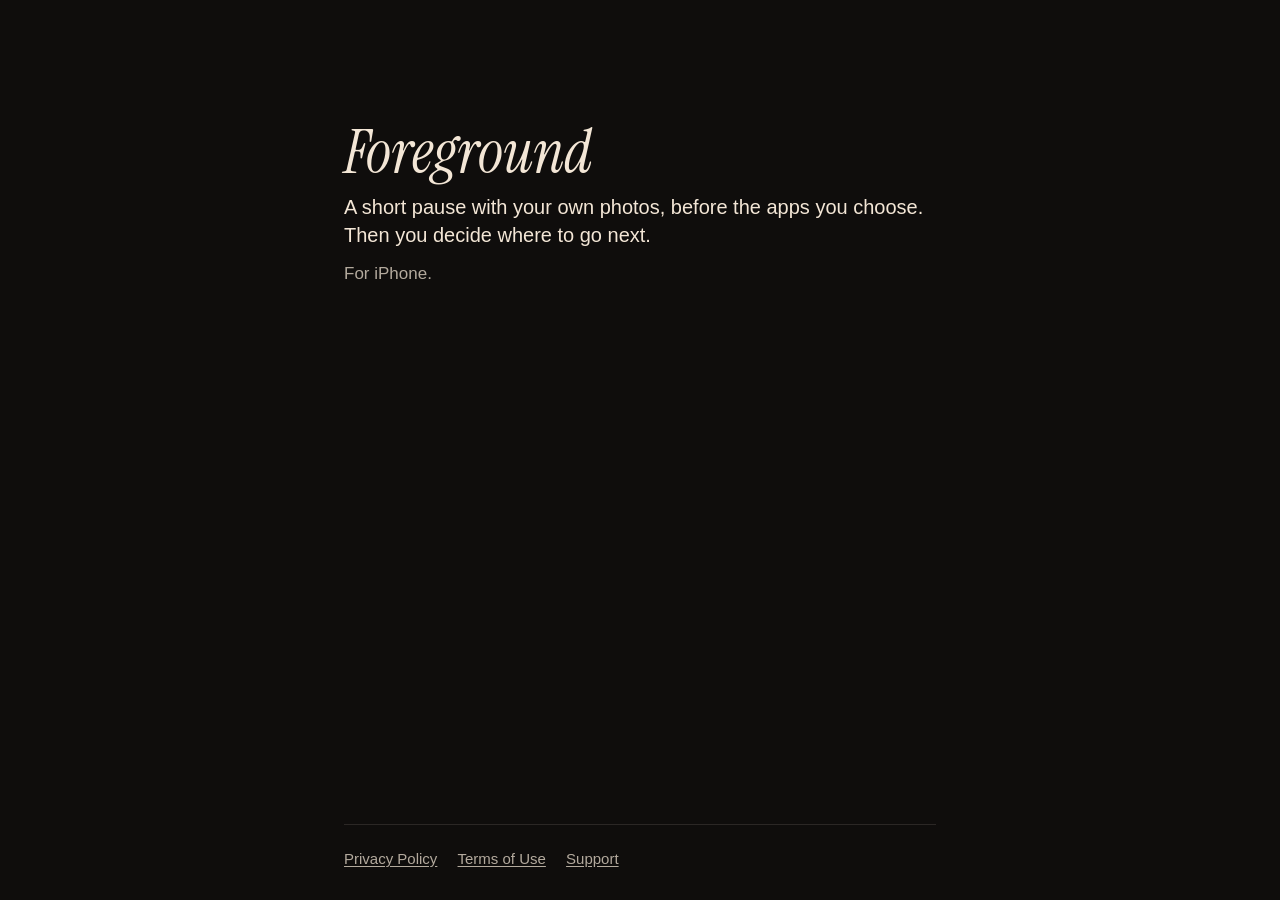
<file: index.html>
<!doctype html>
<html lang="en">
<head>
  <meta charset="utf-8">
  <meta name="viewport" content="width=device-width, initial-scale=1">
  <title>Foreground</title>
  <meta name="description" content="Foreground puts a short pause with your own photos between you and the apps you choose.">
  <meta name="theme-color" content="#0f0d0c">
  <link rel="icon" href="icon.png">
  <link rel="apple-touch-icon" href="icon.png">
  <link rel="stylesheet" href="styles.css">
</head>
<body>
  <div class="page home">
    <main>
      <h1>Foreground</h1>
      <p class="lead">A short pause with your own photos, before the apps you choose. Then you decide where to go next.</p>
      <p>For iPhone.</p>
    </main>
    <footer>
      <a href="privacy/">Privacy Policy</a>
      <a href="terms/">Terms of Use</a>
      <a href="support/">Support</a>
    </footer>
  </div>
</body>
</html>
</file>
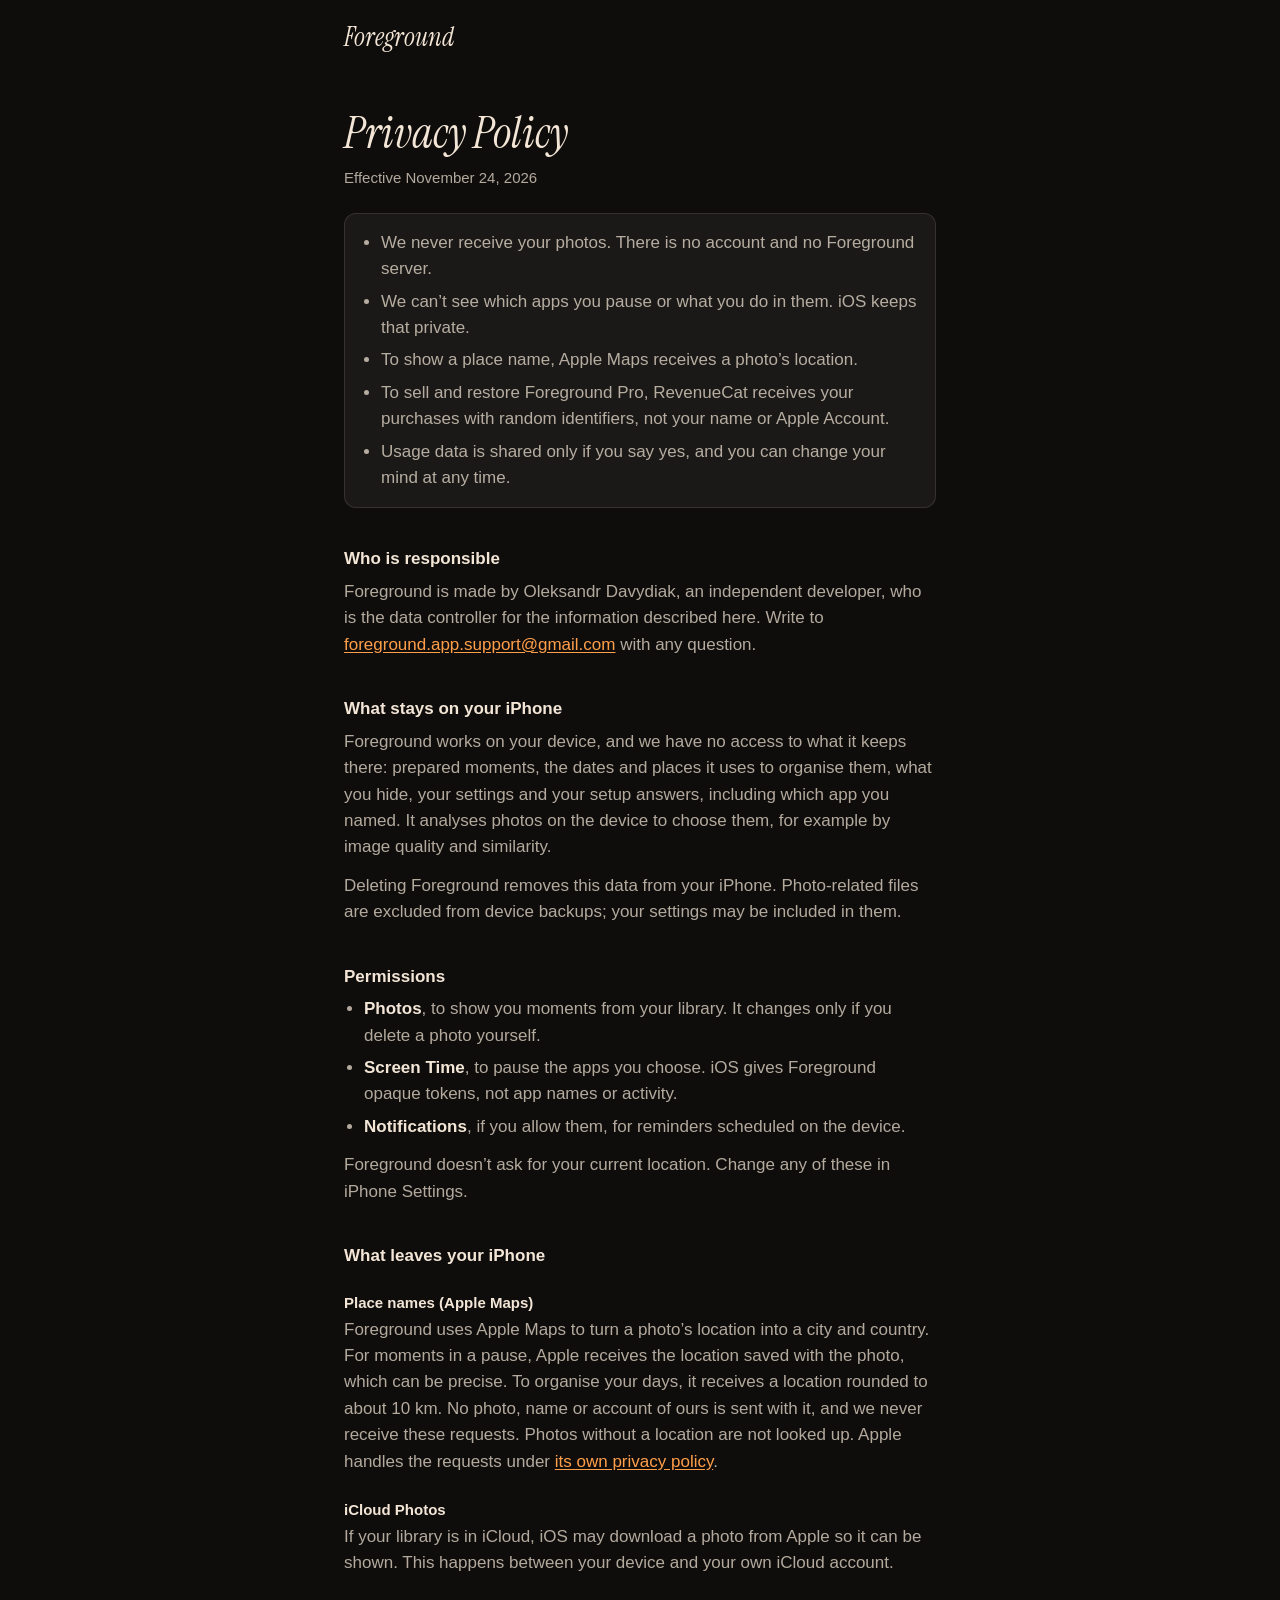
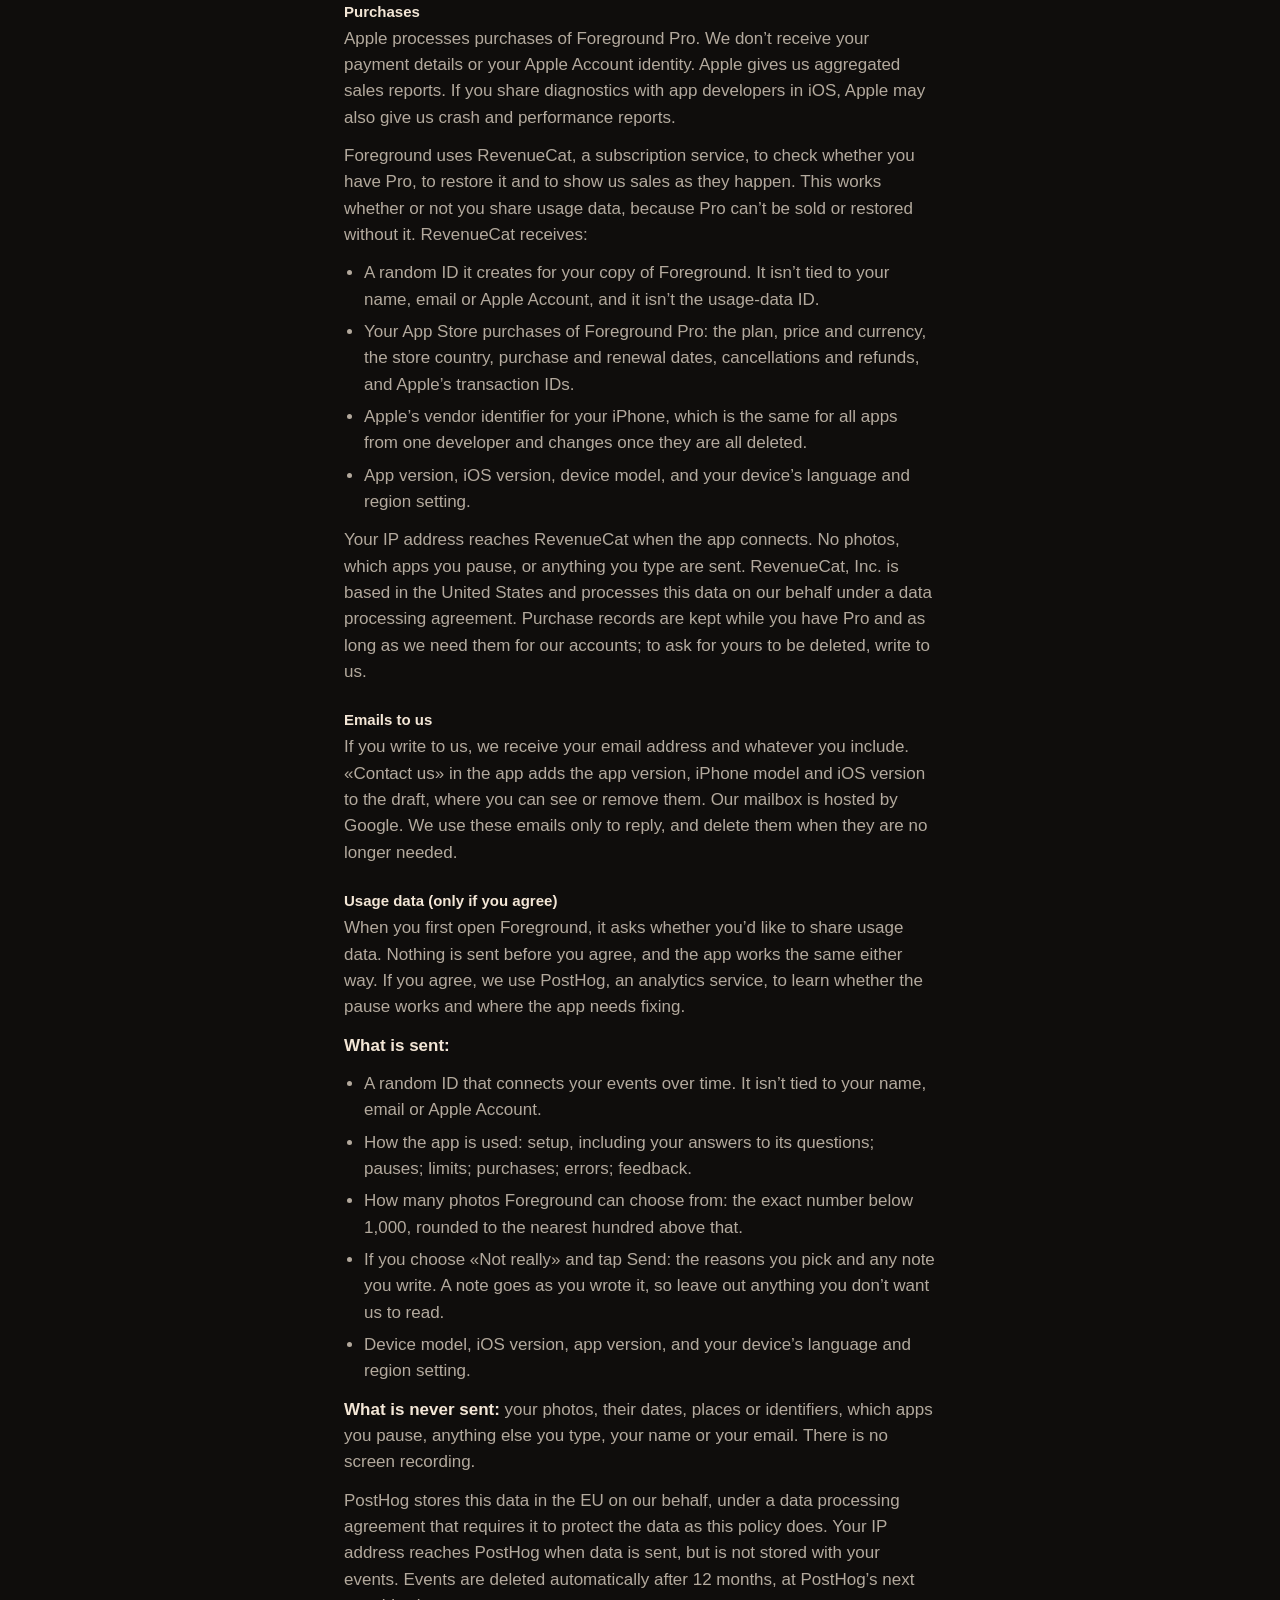
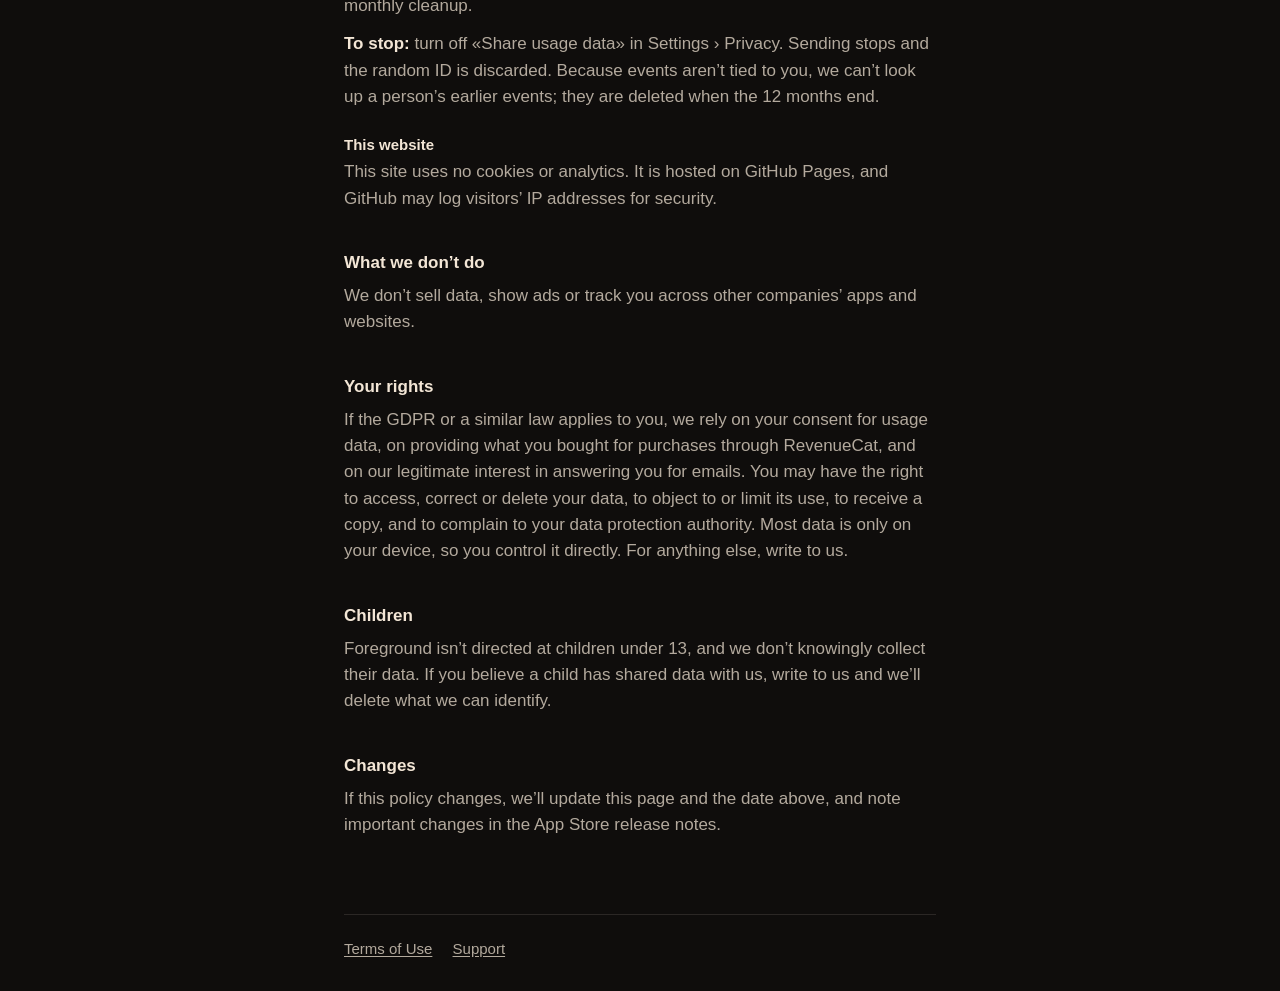
<file: privacy/index.html>
<!doctype html>
<html lang="en">
<head>
  <meta charset="utf-8">
  <meta name="viewport" content="width=device-width, initial-scale=1">
  <title>Privacy Policy · Foreground</title>
  <meta name="description" content="What Foreground keeps on your iPhone, and the little that leaves it.">
  <meta name="theme-color" content="#0f0d0c">
  <link rel="icon" href="../icon.png">
  <link rel="apple-touch-icon" href="../icon.png">
  <link rel="stylesheet" href="../styles.css">
</head>
<body>
  <div class="page">
    <header><a class="wordmark" href="../">Foreground</a></header>
    <main>
      <h1>Privacy Policy</h1>
      <p class="updated">Effective November 24, 2026</p>

      <div class="summary">
        <ul>
          <li>We never receive your photos. There is no account and no Foreground server.</li>
          <li>We can’t see which apps you pause or what you do in them. iOS keeps that private.</li>
          <li>To show a place name, Apple Maps receives a photo’s location.</li>
          <li>To sell and restore Foreground Pro, RevenueCat receives your purchases with random identifiers, not your name or Apple Account.</li>
          <li>Usage data is shared only if you say yes, and you can change your mind at any time.</li>
        </ul>
      </div>

      <h2>Who is responsible</h2>
      <p>Foreground is made by Oleksandr Davydiak, an independent developer, who is the data controller for the information described here. Write to <a href="mailto:foreground.app.support@gmail.com">foreground.app.support@gmail.com</a> with any question.</p>

      <h2>What stays on your iPhone</h2>
      <p>Foreground works on your device, and we have no access to what it keeps there: prepared moments, the dates and places it uses to organise them, what you hide, your settings and your setup answers, including which app you named. It analyses photos on the device to choose them, for example by image quality and similarity.</p>
      <p>Deleting Foreground removes this data from your iPhone. Photo-related files are excluded from device backups; your settings may be included in them.</p>

      <h2>Permissions</h2>
      <ul>
        <li><strong>Photos</strong>, to show you moments from your library. It changes only if you delete a photo yourself.</li>
        <li><strong>Screen Time</strong>, to pause the apps you choose. iOS gives Foreground opaque tokens, not app names or activity.</li>
        <li><strong>Notifications</strong>, if you allow them, for reminders scheduled on the device.</li>
      </ul>
      <p>Foreground doesn’t ask for your current location. Change any of these in iPhone Settings.</p>

      <h2>What leaves your iPhone</h2>

      <h3>Place names (Apple Maps)</h3>
      <p>Foreground uses Apple Maps to turn a photo’s location into a city and country. For moments in a pause, Apple receives the location saved with the photo, which can be precise. To organise your days, it receives a location rounded to about 10 km. No photo, name or account of ours is sent with it, and we never receive these requests. Photos without a location are not looked up. Apple handles the requests under <a href="https://www.apple.com/legal/privacy/">its own privacy policy</a>.</p>

      <h3>iCloud Photos</h3>
      <p>If your library is in iCloud, iOS may download a photo from Apple so it can be shown. This happens between your device and your own iCloud account.</p>

      <h3>Purchases</h3>
      <p>Apple processes purchases of Foreground Pro. We don’t receive your payment details or your Apple Account identity. Apple gives us aggregated sales reports. If you share diagnostics with app developers in iOS, Apple may also give us crash and performance reports.</p>
      <p>Foreground uses RevenueCat, a subscription service, to check whether you have Pro, to restore it and to show us sales as they happen. This works whether or not you share usage data, because Pro can’t be sold or restored without it. RevenueCat receives:</p>
      <ul>
        <li>A random ID it creates for your copy of Foreground. It isn’t tied to your name, email or Apple Account, and it isn’t the usage-data ID.</li>
        <li>Your App Store purchases of Foreground Pro: the plan, price and currency, the store country, purchase and renewal dates, cancellations and refunds, and Apple’s transaction IDs.</li>
        <li>Apple’s vendor identifier for your iPhone, which is the same for all apps from one developer and changes once they are all deleted.</li>
        <li>App version, iOS version, device model, and your device’s language and region setting.</li>
      </ul>
      <p>Your IP address reaches RevenueCat when the app connects. No photos, which apps you pause, or anything you type are sent. RevenueCat, Inc. is based in the United States and processes this data on our behalf under a data processing agreement. Purchase records are kept while you have Pro and as long as we need them for our accounts; to ask for yours to be deleted, write to us.</p>

      <h3>Emails to us</h3>
      <p>If you write to us, we receive your email address and whatever you include. «Contact us» in the app adds the app version, iPhone model and iOS version to the draft, where you can see or remove them. Our mailbox is hosted by Google. We use these emails only to reply, and delete them when they are no longer needed.</p>

      <h3 id="usage-data">Usage data (only if you agree)</h3>
      <p>When you first open Foreground, it asks whether you’d like to share usage data. Nothing is sent before you agree, and the app works the same either way. If you agree, we use PostHog, an analytics service, to learn whether the pause works and where the app needs fixing.</p>
      <p><strong>What is sent:</strong></p>
      <ul>
        <li>A random ID that connects your events over time. It isn’t tied to your name, email or Apple Account.</li>
        <li>How the app is used: setup, including your answers to its questions; pauses; limits; purchases; errors; feedback.</li>
        <li>How many photos Foreground can choose from: the exact number below 1,000, rounded to the nearest hundred above that.</li>
        <li>If you choose «Not really» and tap Send: the reasons you pick and any note you write. A note goes as you wrote it, so leave out anything you don’t want us to read.</li>
        <li>Device model, iOS version, app version, and your device’s language and region setting.</li>
      </ul>
      <p><strong>What is never sent:</strong> your photos, their dates, places or identifiers, which apps you pause, anything else you type, your name or your email. There is no screen recording.</p>
      <p>PostHog stores this data in the EU on our behalf, under a data processing agreement that requires it to protect the data as this policy does. Your IP address reaches PostHog when data is sent, but is not stored with your events. Events are deleted automatically after 12 months, at PostHog’s next monthly cleanup.</p>
      <p><strong>To stop:</strong> turn off «Share usage data» in Settings › Privacy. Sending stops and the random ID is discarded. Because events aren’t tied to you, we can’t look up a person’s earlier events; they are deleted when the 12 months end.</p>

      <h3>This website</h3>
      <p>This site uses no cookies or analytics. It is hosted on GitHub Pages, and GitHub may log visitors’ IP addresses for security.</p>

      <h2>What we don’t do</h2>
      <p>We don’t sell data, show ads or track you across other companies’ apps and websites.</p>

      <h2>Your rights</h2>
      <p>If the GDPR or a similar law applies to you, we rely on your consent for usage data, on providing what you bought for purchases through RevenueCat, and on our legitimate interest in answering you for emails. You may have the right to access, correct or delete your data, to object to or limit its use, to receive a copy, and to complain to your data protection authority. Most data is only on your device, so you control it directly. For anything else, write to us.</p>

      <h2>Children</h2>
      <p>Foreground isn’t directed at children under 13, and we don’t knowingly collect their data. If you believe a child has shared data with us, write to us and we’ll delete what we can identify.</p>

      <h2>Changes</h2>
      <p>If this policy changes, we’ll update this page and the date above, and note important changes in the App Store release notes.</p>
    </main>
    <footer>
      <a href="../terms/">Terms of Use</a>
      <a href="../support/">Support</a>
    </footer>
  </div>
</body>
</html>
</file>
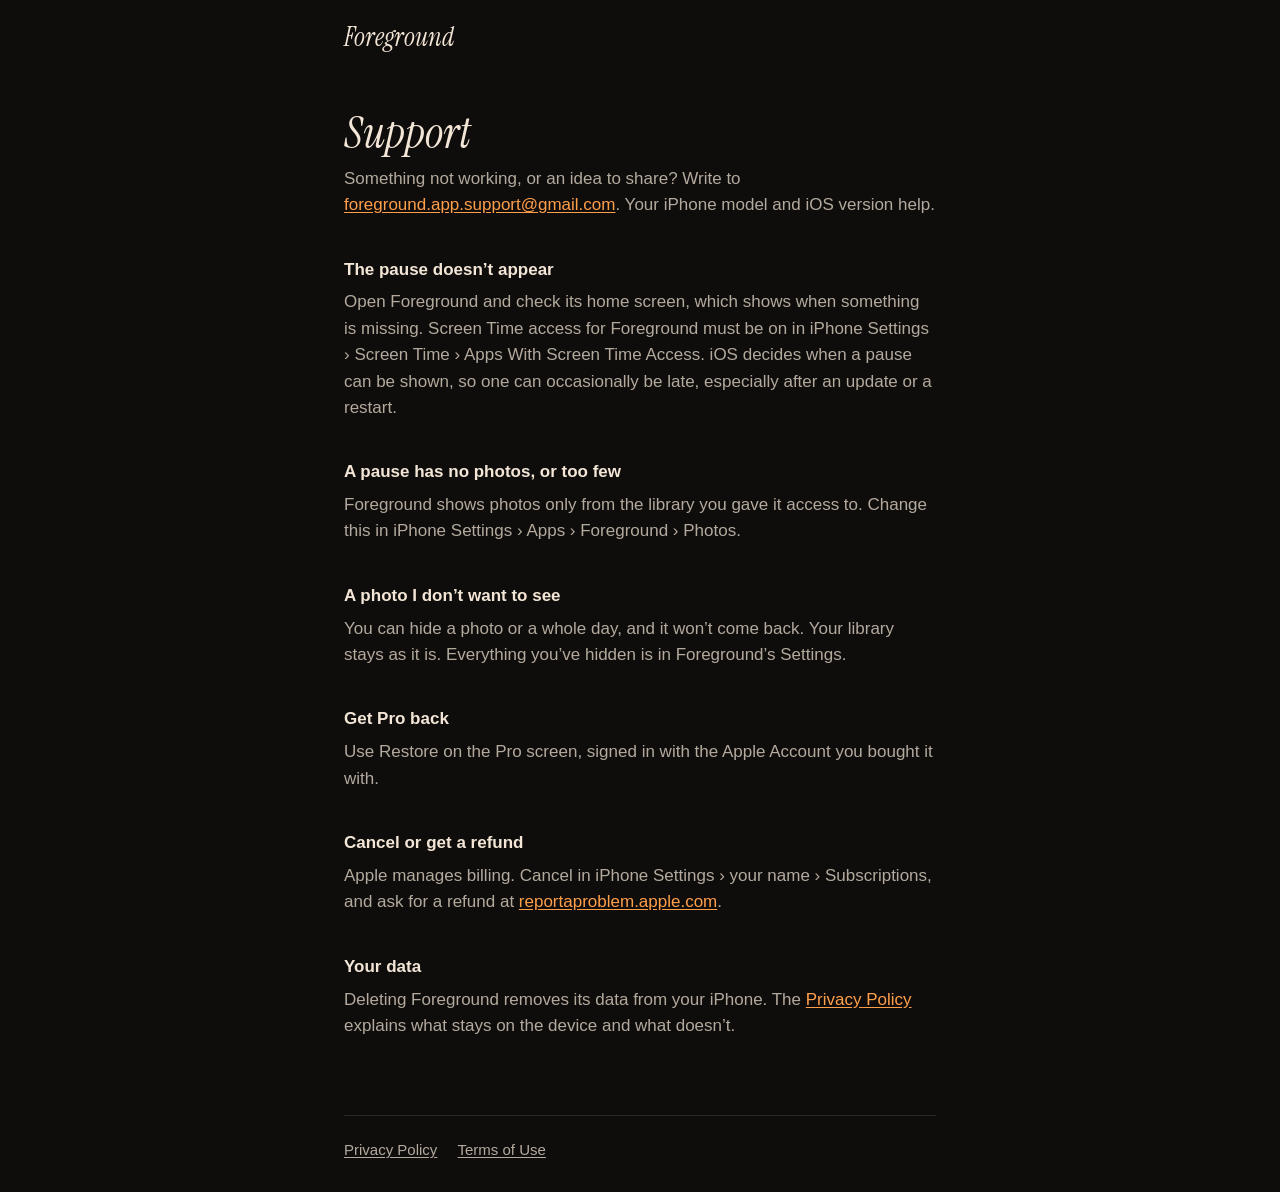
<file: support/index.html>
<!doctype html>
<html lang="en">
<head>
  <meta charset="utf-8">
  <meta name="viewport" content="width=device-width, initial-scale=1">
  <title>Support · Foreground</title>
  <meta name="description" content="Get help with Foreground.">
  <meta name="theme-color" content="#0f0d0c">
  <link rel="icon" href="../icon.png">
  <link rel="apple-touch-icon" href="../icon.png">
  <link rel="stylesheet" href="../styles.css">
</head>
<body>
  <div class="page">
    <header><a class="wordmark" href="../">Foreground</a></header>
    <main>
      <h1>Support</h1>
      <p>Something not working, or an idea to share? Write to <a href="mailto:foreground.app.support@gmail.com?subject=Foreground%20feedback">foreground.app.support@gmail.com</a>. Your iPhone model and iOS version help.</p>

      <h2>The pause doesn’t appear</h2>
      <p>Open Foreground and check its home screen, which shows when something is missing. Screen Time access for Foreground must be on in iPhone Settings › Screen Time › Apps With Screen Time Access. iOS decides when a pause can be shown, so one can occasionally be late, especially after an update or a restart.</p>

      <h2>A pause has no photos, or too few</h2>
      <p>Foreground shows photos only from the library you gave it access to. Change this in iPhone Settings › Apps › Foreground › Photos.</p>

      <h2>A photo I don’t want to see</h2>
      <p>You can hide a photo or a whole day, and it won’t come back. Your library stays as it is. Everything you’ve hidden is in Foreground’s Settings.</p>

      <h2>Get Pro back</h2>
      <p>Use Restore on the Pro screen, signed in with the Apple Account you bought it with.</p>

      <h2>Cancel or get a refund</h2>
      <p>Apple manages billing. Cancel in iPhone Settings › your name › Subscriptions, and ask for a refund at <a href="https://reportaproblem.apple.com">reportaproblem.apple.com</a>.</p>

      <h2>Your data</h2>
      <p>Deleting Foreground removes its data from your iPhone. The <a href="../privacy/">Privacy Policy</a> explains what stays on the device and what doesn’t.</p>
    </main>
    <footer>
      <a href="../privacy/">Privacy Policy</a>
      <a href="../terms/">Terms of Use</a>
    </footer>
  </div>
</body>
</html>
</file>
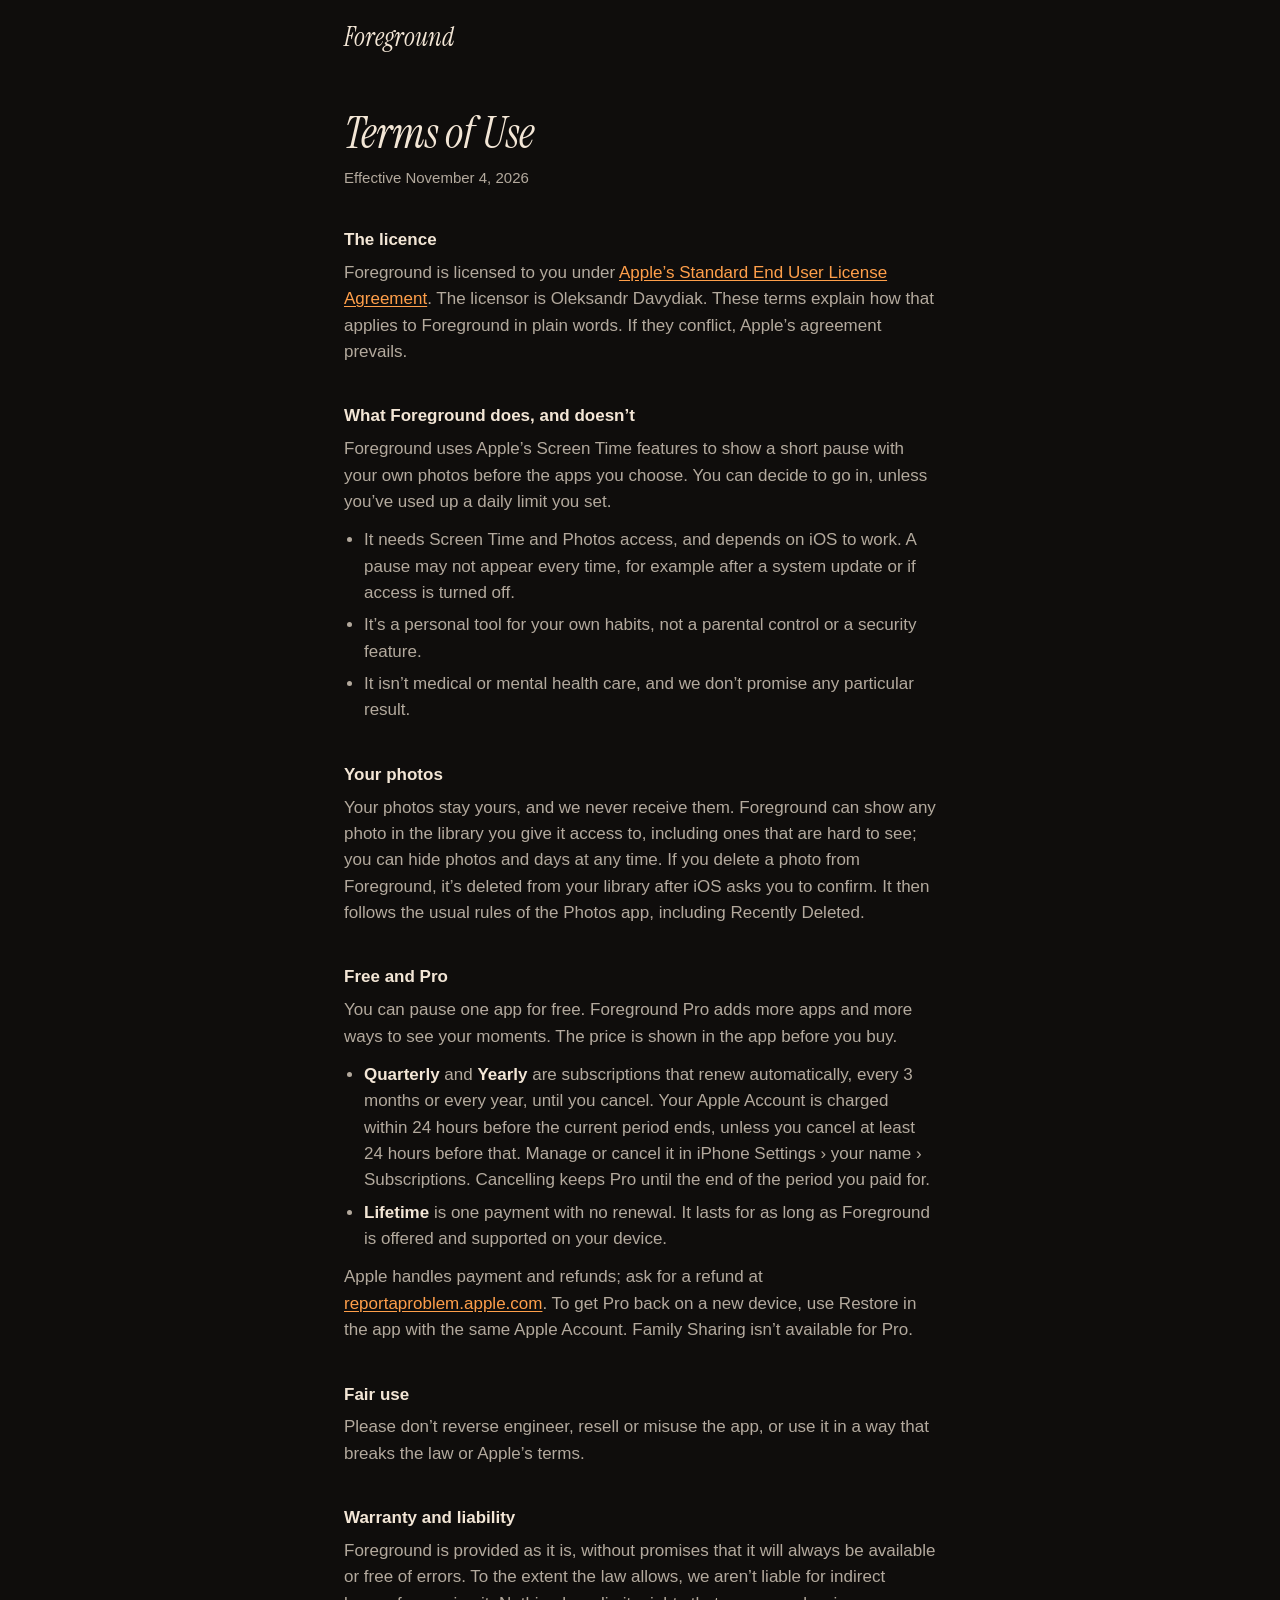
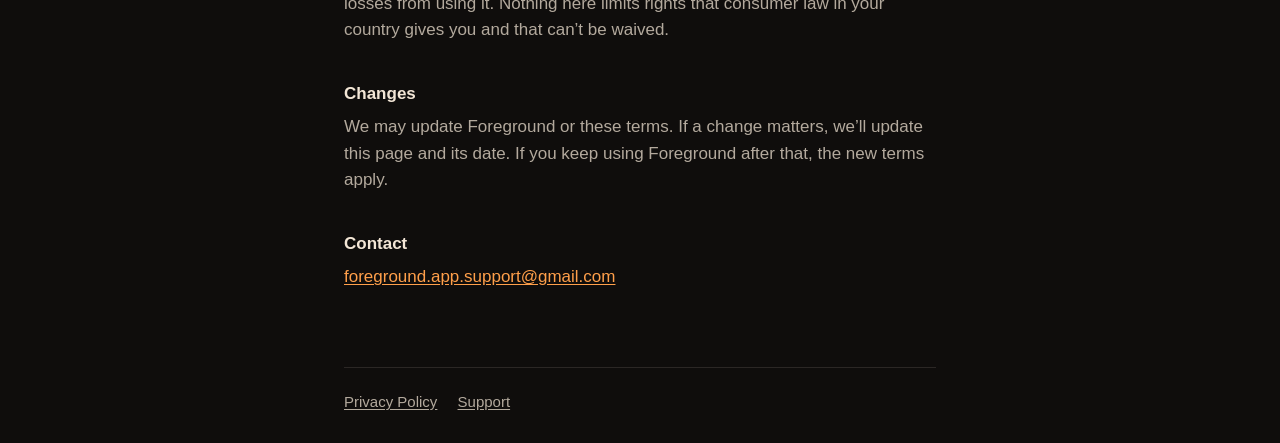
<file: terms/index.html>
<!doctype html>
<html lang="en">
<head>
  <meta charset="utf-8">
  <meta name="viewport" content="width=device-width, initial-scale=1">
  <title>Terms of Use · Foreground</title>
  <meta name="description" content="The terms for using Foreground and Foreground Pro.">
  <meta name="theme-color" content="#0f0d0c">
  <link rel="icon" href="../icon.png">
  <link rel="apple-touch-icon" href="../icon.png">
  <link rel="stylesheet" href="../styles.css">
</head>
<body>
  <div class="page">
    <header><a class="wordmark" href="../">Foreground</a></header>
    <main>
      <h1>Terms of Use</h1>
      <p class="updated">Effective November 4, 2026</p>

      <h2>The licence</h2>
      <p>Foreground is licensed to you under <a href="https://www.apple.com/legal/internet-services/itunes/dev/stdeula/">Apple’s Standard End User License Agreement</a>. The licensor is Oleksandr Davydiak. These terms explain how that applies to Foreground in plain words. If they conflict, Apple’s agreement prevails.</p>

      <h2>What Foreground does, and doesn’t</h2>
      <p>Foreground uses Apple’s Screen Time features to show a short pause with your own photos before the apps you choose. You can decide to go in, unless you’ve used up a daily limit you set.</p>
      <ul>
        <li>It needs Screen Time and Photos access, and depends on iOS to work. A pause may not appear every time, for example after a system update or if access is turned off.</li>
        <li>It’s a personal tool for your own habits, not a parental control or a security feature.</li>
        <li>It isn’t medical or mental health care, and we don’t promise any particular result.</li>
      </ul>

      <h2>Your photos</h2>
      <p>Your photos stay yours, and we never receive them. Foreground can show any photo in the library you give it access to, including ones that are hard to see; you can hide photos and days at any time. If you delete a photo from Foreground, it’s deleted from your library after iOS asks you to confirm. It then follows the usual rules of the Photos app, including Recently Deleted.</p>

      <h2>Free and Pro</h2>
      <p>You can pause one app for free. Foreground Pro adds more apps and more ways to see your moments. The price is shown in the app before you buy.</p>
      <ul>
        <li><strong>Quarterly</strong> and <strong>Yearly</strong> are subscriptions that renew automatically, every 3 months or every year, until you cancel. Your Apple Account is charged within 24 hours before the current period ends, unless you cancel at least 24 hours before that. Manage or cancel it in iPhone Settings › your name › Subscriptions. Cancelling keeps Pro until the end of the period you paid for.</li>
        <li><strong>Lifetime</strong> is one payment with no renewal. It lasts for as long as Foreground is offered and supported on your device.</li>
      </ul>
      <p>Apple handles payment and refunds; ask for a refund at <a href="https://reportaproblem.apple.com">reportaproblem.apple.com</a>. To get Pro back on a new device, use Restore in the app with the same Apple Account. Family Sharing isn’t available for Pro.</p>

      <h2>Fair use</h2>
      <p>Please don’t reverse engineer, resell or misuse the app, or use it in a way that breaks the law or Apple’s terms.</p>

      <h2>Warranty and liability</h2>
      <p>Foreground is provided as it is, without promises that it will always be available or free of errors. To the extent the law allows, we aren’t liable for indirect losses from using it. Nothing here limits rights that consumer law in your country gives you and that can’t be waived.</p>

      <h2>Changes</h2>
      <p>We may update Foreground or these terms. If a change matters, we’ll update this page and its date. If you keep using Foreground after that, the new terms apply.</p>

      <h2>Contact</h2>
      <p><a href="mailto:foreground.app.support@gmail.com">foreground.app.support@gmail.com</a></p>
    </main>
    <footer>
      <a href="../privacy/">Privacy Policy</a>
      <a href="../support/">Support</a>
    </footer>
  </div>
</body>
</html>
</file>
<file: styles.css>
@font-face {
  font-family: "Instrument Serif";
  src: url("fonts/InstrumentSerif-Italic.ttf") format("truetype");
  font-style: italic;
  font-weight: 400;
  font-display: swap;
}

:root {
  color-scheme: dark;
  --background: #0f0d0c;
  --text-primary: #f3e6d6;
  --text-secondary: rgba(243, 230, 214, 0.72);
  --text-accent: #ff9f4a;
  --surface-card: rgba(255, 255, 255, 0.05);
  --border: rgba(243, 230, 214, 0.12);
  --serif: "Instrument Serif", Georgia, serif;
  --sans: -apple-system, BlinkMacSystemFont, "SF Pro Text", "Segoe UI", Roboto, Helvetica, Arial, sans-serif;
}

* {
  box-sizing: border-box;
}

html {
  -webkit-text-size-adjust: 100%;
}

body {
  margin: 0;
  background: var(--background);
  color: var(--text-secondary);
  font: 17px/1.55 var(--sans);
}

.page {
  max-width: 640px;
  min-height: 100vh;
  min-height: 100dvh;
  margin: 0 auto;
  padding: 24px;
  display: flex;
  flex-direction: column;
}

main {
  flex: 1;
}

.wordmark {
  font: italic 400 26px/1 var(--serif);
  color: var(--text-primary);
  text-decoration: none;
}

h1 {
  margin: 56px 0 8px;
  font: italic 400 44px/1.08 var(--serif);
  color: var(--text-primary);
}

h2 {
  margin: 40px 0 8px;
  font: 600 17px/1.35 var(--sans);
  color: var(--text-primary);
}

h3 {
  margin: 24px 0 4px;
  font: 600 15px/1.4 var(--sans);
  color: var(--text-primary);
}

p,
ul {
  margin: 0 0 12px;
}

ul {
  padding-left: 20px;
}

li {
  margin-bottom: 6px;
}

strong {
  font-weight: 600;
  color: var(--text-primary);
}

a {
  color: var(--text-accent);
  text-underline-offset: 2px;
  overflow-wrap: anywhere;
}

.updated {
  font-size: 15px;
}

.summary {
  margin: 24px 0 0;
  padding: 16px;
  background: var(--surface-card);
  border: 1px solid var(--border);
  border-radius: 12px;
}

.summary ul {
  margin: 0;
}

.summary li:last-child {
  margin-bottom: 0;
}

.home h1 {
  margin-top: 96px;
  font-size: 60px;
}

.lead {
  font-size: 20px;
  line-height: 1.4;
  color: var(--text-primary);
}

footer {
  margin-top: 64px;
  padding-top: 16px;
  border-top: 1px solid var(--border);
  font-size: 15px;
}

footer a {
  display: inline-block;
  margin-right: 16px;
  padding: 6px 0;
  color: var(--text-secondary);
}
</file>
